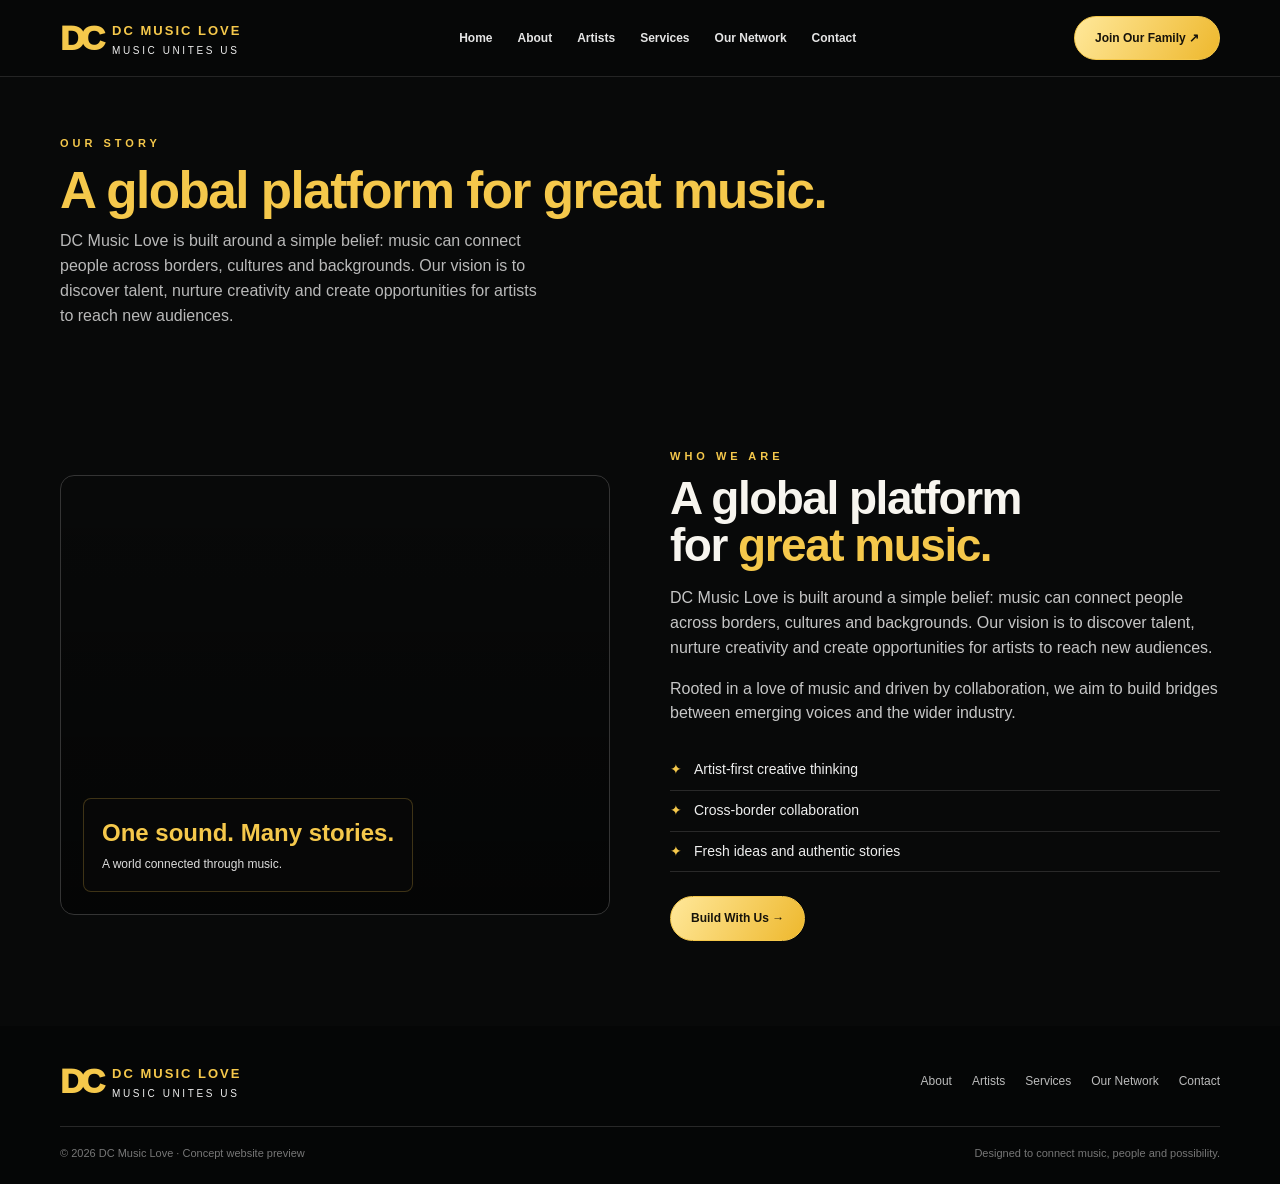
<file: about.html>
<!doctype html>
<html lang="en">
<head>
<meta charset="utf-8">
<meta name="viewport" content="width=device-width, initial-scale=1">
<meta name="theme-color" content="#090909">
<meta name="description" content="DC Music Love — artist development, music production, distribution and creative collaborations.">
<title>About DC Music Love</title>
<link rel="stylesheet" href="style.css">
</head>
<body><header>
  <div class="wrap nav">
    <a class="brand" href="index.html" aria-label="DC Music Love home"><span class="mark">DC</span><span><b>DC MUSIC LOVE</b><small>Music Unites Us</small></span></a>
    <nav class="links" id="navlinks" aria-label="Main navigation">
      <a href="index.html">Home</a><a href="about.html">About</a><a href="artists.html">Artists</a><a href="services.html">Services</a><a href="network.html">Our Network</a><a href="contact.html">Contact</a>
    </nav>
    <button class="pill" onclick="openModal()">Join Our Family ↗</button>
    <button class="menu" onclick="document.getElementById('navlinks').classList.toggle('open')" aria-label="Toggle menu">☰</button>
  </div>
</header><main><section class="section" style="padding:58px 0 35px"><div class="wrap"><div class="eyebrow">Our Story</div><h2 style="font-size:clamp(32px,4vw,52px);margin:12px 0"><span class="gold">A global platform for great music.</span></h2><p class="section-intro">DC Music Love is built around a simple belief: music can connect people across borders, cultures and backgrounds. Our vision is to discover talent, nurture creativity and create opportunities for artists to reach new audiences.</p></div></section><section class="section" id="about"><div class="wrap about-grid">
 <div class="about-image"><div class="image-stamp"><strong>One sound. Many stories.</strong><span style="font-size:12px;color:#ddd">A world connected through music.</span></div></div>
 <div class="about-copy"><div class="eyebrow">Who we are</div><h2>A global platform<br>for <span class="gold">great music.</span></h2>
 <p>DC Music Love is built around a simple belief: music can connect people across borders, cultures and backgrounds. Our vision is to discover talent, nurture creativity and create opportunities for artists to reach new audiences.</p>
 <p>Rooted in a love of music and driven by collaboration, we aim to build bridges between emerging voices and the wider industry.</p>
 <ul class="checklist"><li>Artist-first creative thinking</li><li>Cross-border collaboration</li><li>Fresh ideas and authentic stories</li></ul>
 <a class="pill" href="#contact">Build With Us →</a>
 </div>
</div></section></main><footer><div class="wrap"><div class="footer-top"><a class="brand" href="index.html"><span class="mark">DC</span><span><b>DC MUSIC LOVE</b><small>Music Unites Us</small></span></a><div class="footer-links"><a href="#about">About</a><a href="#artists">Artists</a><a href="#services">Services</a><a href="#network">Our Network</a><a href="#contact">Contact</a></div></div><div class="footer-bottom"><span>© <span id="year"></span> DC Music Love · Concept website preview</span><span>Designed to connect music, people and possibility.</span></div></div></footer><div class="modal" id="contactModal" role="dialog" aria-modal="true" aria-labelledby="modalTitle"><div class="modal-card"><button class="close" onclick="closeModal()" aria-label="Close">×</button><div class="eyebrow">Let's connect</div><h2 id="modalTitle">Start a conversation.</h2><p>This demo form is a visual preview. Before launch, connect it to the company's approved email or contact system.</p><form id="demoForm"><label for="name">Your name</label><input id="name" required placeholder="Name"><label for="email">Email address</label><input id="email" type="email" required placeholder="you@example.com"><label for="interest">I'm interested in</label><select id="interest"><option>Artist opportunities</option><option>Production or distribution</option><option>Brand partnership</option><option>Events and collaboration</option><option>Other</option></select><label for="message">Tell us a little more</label><textarea id="message" placeholder="What would you like to create?"></textarea><div class="modal-actions"><button class="pill" type="submit">Prepare enquiry ↗</button><button class="pill outline" type="button" onclick="closeModal()">Cancel</button></div><p id="formNote" style="font-size:12px;margin-bottom:0"></p></form></div></div>
<script src="script.js" defer></script></body></html>
</file>
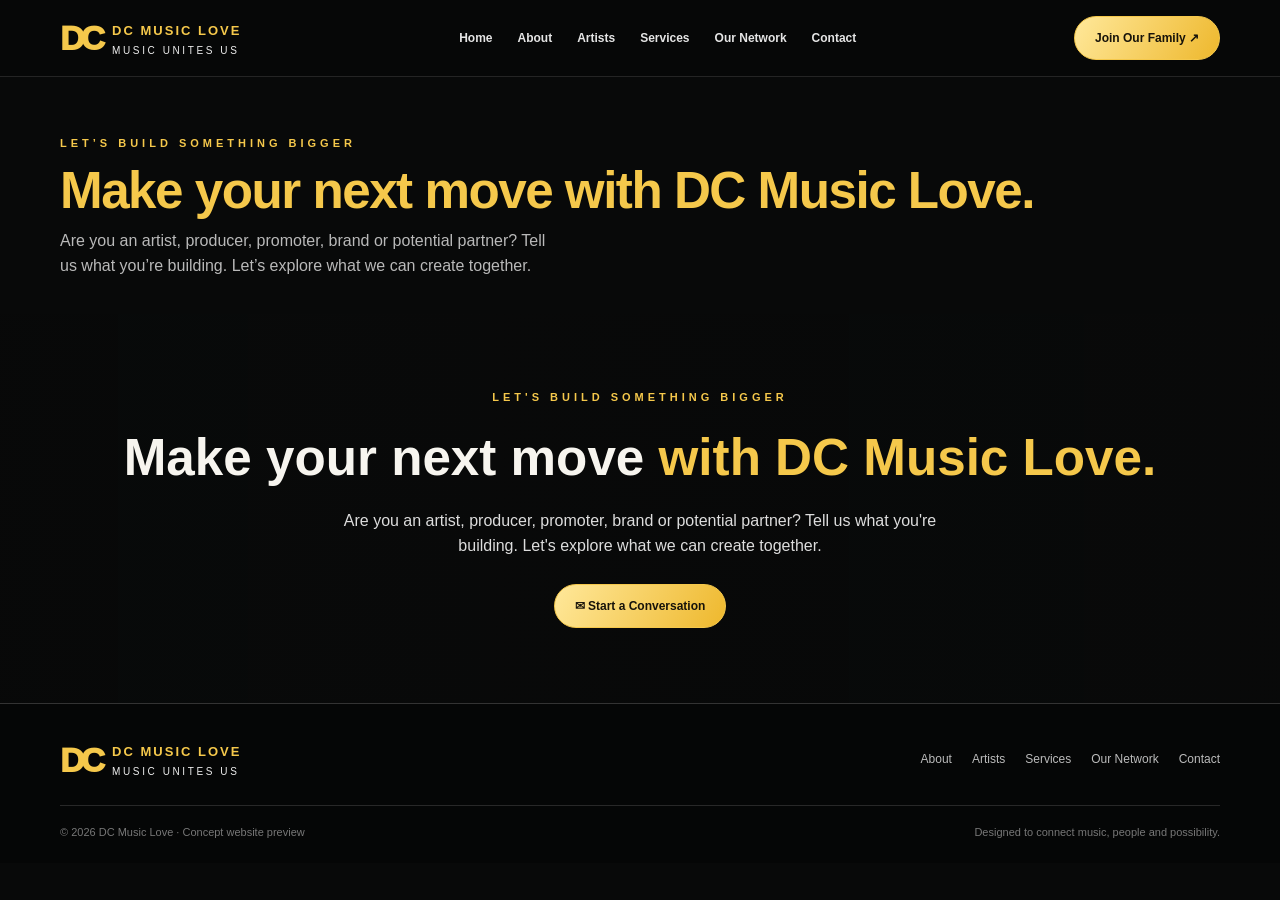
<file: contact.html>
<!doctype html>
<html lang="en">
<head>
<meta charset="utf-8">
<meta name="viewport" content="width=device-width, initial-scale=1">
<meta name="theme-color" content="#090909">
<meta name="description" content="DC Music Love — artist development, music production, distribution and creative collaborations.">
<title>Contact | DC Music Love</title>
<link rel="stylesheet" href="style.css">
</head>
<body><header>
  <div class="wrap nav">
    <a class="brand" href="index.html" aria-label="DC Music Love home"><span class="mark">DC</span><span><b>DC MUSIC LOVE</b><small>Music Unites Us</small></span></a>
    <nav class="links" id="navlinks" aria-label="Main navigation">
      <a href="index.html">Home</a><a href="about.html">About</a><a href="artists.html">Artists</a><a href="services.html">Services</a><a href="network.html">Our Network</a><a href="contact.html">Contact</a>
    </nav>
    <button class="pill" onclick="openModal()">Join Our Family ↗</button>
    <button class="menu" onclick="document.getElementById('navlinks').classList.toggle('open')" aria-label="Toggle menu">☰</button>
  </div>
</header><main><section class="section" style="padding:58px 0 35px"><div class="wrap"><div class="eyebrow">Let’s build something bigger</div><h2 style="font-size:clamp(32px,4vw,52px);margin:12px 0"><span class="gold">Make your next move with DC Music Love.</span></h2><p class="section-intro">Are you an artist, producer, promoter, brand or potential partner? Tell us what you’re building. Let’s explore what we can create together.</p></div></section><section class="cta" id="contact"><div class="wrap"><div class="eyebrow">Let's build something bigger</div><h2>Make your next move <span class="gold">with DC Music Love.</span></h2><p>Are you an artist, producer, promoter, brand or potential partner? Tell us what you're building. Let's explore what we can create together.</p><button class="pill" onclick="openModal()">✉ Start a Conversation</button></div></section></main><footer><div class="wrap"><div class="footer-top"><a class="brand" href="index.html"><span class="mark">DC</span><span><b>DC MUSIC LOVE</b><small>Music Unites Us</small></span></a><div class="footer-links"><a href="#about">About</a><a href="#artists">Artists</a><a href="#services">Services</a><a href="#network">Our Network</a><a href="#contact">Contact</a></div></div><div class="footer-bottom"><span>© <span id="year"></span> DC Music Love · Concept website preview</span><span>Designed to connect music, people and possibility.</span></div></div></footer><div class="modal" id="contactModal" role="dialog" aria-modal="true" aria-labelledby="modalTitle"><div class="modal-card"><button class="close" onclick="closeModal()" aria-label="Close">×</button><div class="eyebrow">Let's connect</div><h2 id="modalTitle">Start a conversation.</h2><p>This demo form is a visual preview. Before launch, connect it to the company's approved email or contact system.</p><form id="demoForm"><label for="name">Your name</label><input id="name" required placeholder="Name"><label for="email">Email address</label><input id="email" type="email" required placeholder="you@example.com"><label for="interest">I'm interested in</label><select id="interest"><option>Artist opportunities</option><option>Production or distribution</option><option>Brand partnership</option><option>Events and collaboration</option><option>Other</option></select><label for="message">Tell us a little more</label><textarea id="message" placeholder="What would you like to create?"></textarea><div class="modal-actions"><button class="pill" type="submit">Prepare enquiry ↗</button><button class="pill outline" type="button" onclick="closeModal()">Cancel</button></div><p id="formNote" style="font-size:12px;margin-bottom:0"></p></form></div></div>
<script src="script.js" defer></script></body></html>
</file>
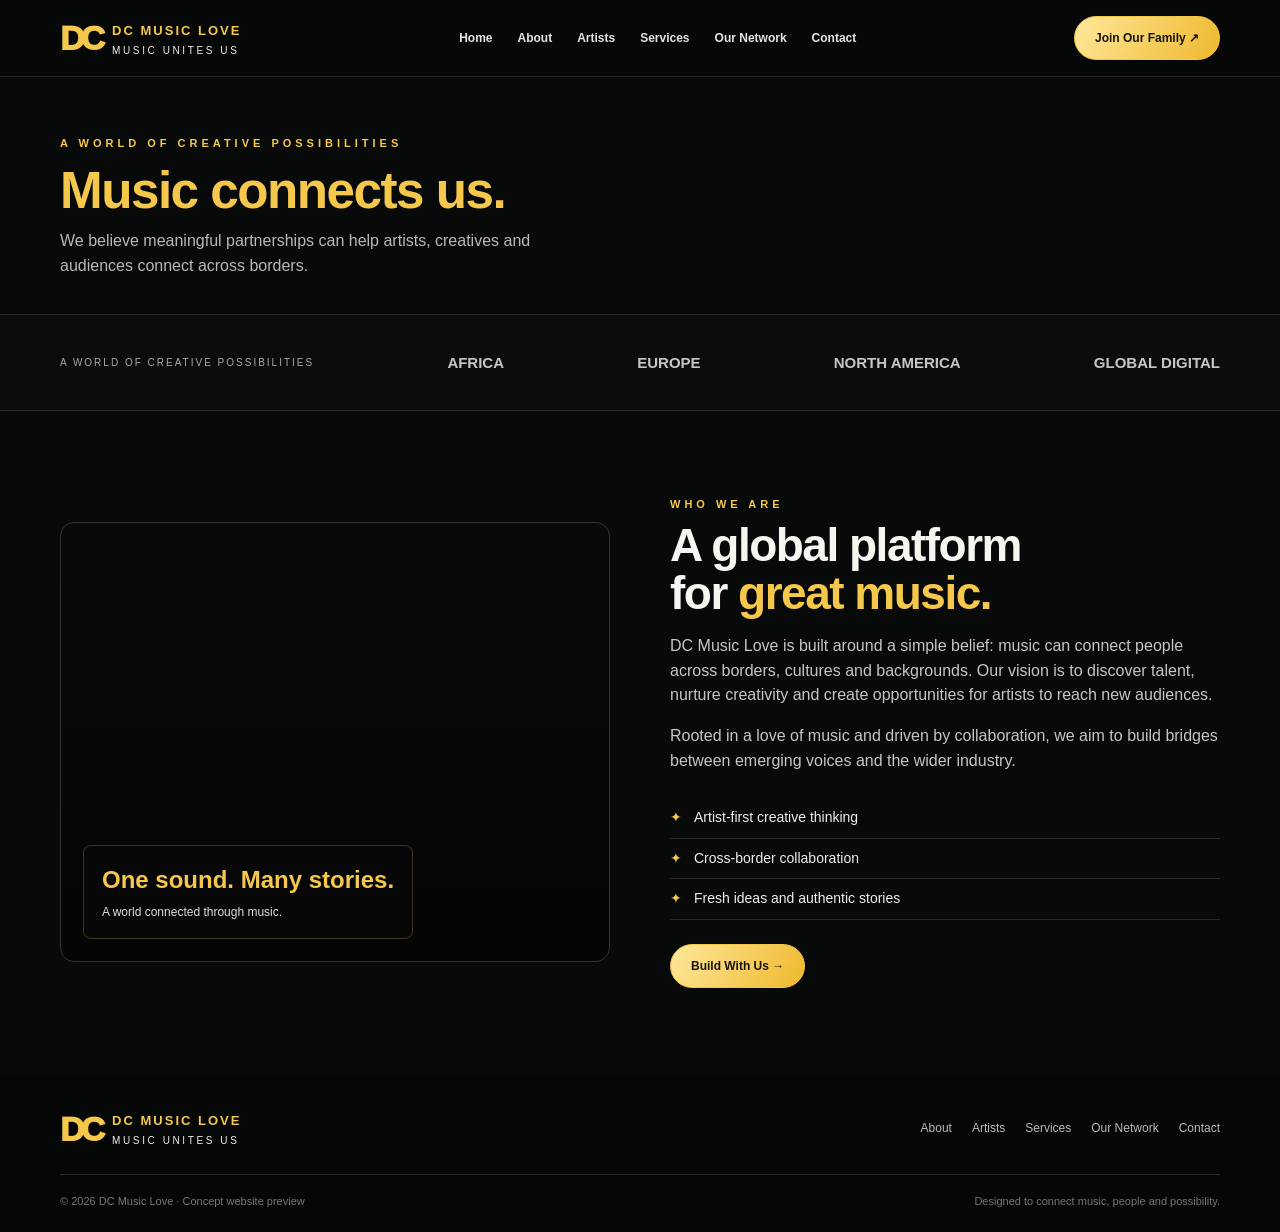
<file: network.html>
<!doctype html>
<html lang="en">
<head>
<meta charset="utf-8">
<meta name="viewport" content="width=device-width, initial-scale=1">
<meta name="theme-color" content="#090909">
<meta name="description" content="DC Music Love — artist development, music production, distribution and creative collaborations.">
<title>Our Network | DC Music Love</title>
<link rel="stylesheet" href="style.css">
</head>
<body><header>
  <div class="wrap nav">
    <a class="brand" href="index.html" aria-label="DC Music Love home"><span class="mark">DC</span><span><b>DC MUSIC LOVE</b><small>Music Unites Us</small></span></a>
    <nav class="links" id="navlinks" aria-label="Main navigation">
      <a href="index.html">Home</a><a href="about.html">About</a><a href="artists.html">Artists</a><a href="services.html">Services</a><a href="network.html">Our Network</a><a href="contact.html">Contact</a>
    </nav>
    <button class="pill" onclick="openModal()">Join Our Family ↗</button>
    <button class="menu" onclick="document.getElementById('navlinks').classList.toggle('open')" aria-label="Toggle menu">☰</button>
  </div>
</header><main><section class="section" style="padding:58px 0 35px"><div class="wrap"><div class="eyebrow">A world of creative possibilities</div><h2 style="font-size:clamp(32px,4vw,52px);margin:12px 0"><span class="gold">Music connects us.</span></h2><p class="section-intro">We believe meaningful partnerships can help artists, creatives and audiences connect across borders.</p></div></section><section class="network" id="network"><div class="wrap network-row"><span class="network-label">A world of creative possibilities</span><span class="network-name">AFRICA</span><span class="network-name">EUROPE</span><span class="network-name">NORTH AMERICA</span><span class="network-name">GLOBAL DIGITAL</span></div></section><section class="section" id="about"><div class="wrap about-grid">
 <div class="about-image"><div class="image-stamp"><strong>One sound. Many stories.</strong><span style="font-size:12px;color:#ddd">A world connected through music.</span></div></div>
 <div class="about-copy"><div class="eyebrow">Who we are</div><h2>A global platform<br>for <span class="gold">great music.</span></h2>
 <p>DC Music Love is built around a simple belief: music can connect people across borders, cultures and backgrounds. Our vision is to discover talent, nurture creativity and create opportunities for artists to reach new audiences.</p>
 <p>Rooted in a love of music and driven by collaboration, we aim to build bridges between emerging voices and the wider industry.</p>
 <ul class="checklist"><li>Artist-first creative thinking</li><li>Cross-border collaboration</li><li>Fresh ideas and authentic stories</li></ul>
 <a class="pill" href="#contact">Build With Us →</a>
 </div>
</div></section></main><footer><div class="wrap"><div class="footer-top"><a class="brand" href="index.html"><span class="mark">DC</span><span><b>DC MUSIC LOVE</b><small>Music Unites Us</small></span></a><div class="footer-links"><a href="#about">About</a><a href="#artists">Artists</a><a href="#services">Services</a><a href="#network">Our Network</a><a href="#contact">Contact</a></div></div><div class="footer-bottom"><span>© <span id="year"></span> DC Music Love · Concept website preview</span><span>Designed to connect music, people and possibility.</span></div></div></footer><div class="modal" id="contactModal" role="dialog" aria-modal="true" aria-labelledby="modalTitle"><div class="modal-card"><button class="close" onclick="closeModal()" aria-label="Close">×</button><div class="eyebrow">Let's connect</div><h2 id="modalTitle">Start a conversation.</h2><p>This demo form is a visual preview. Before launch, connect it to the company's approved email or contact system.</p><form id="demoForm"><label for="name">Your name</label><input id="name" required placeholder="Name"><label for="email">Email address</label><input id="email" type="email" required placeholder="you@example.com"><label for="interest">I'm interested in</label><select id="interest"><option>Artist opportunities</option><option>Production or distribution</option><option>Brand partnership</option><option>Events and collaboration</option><option>Other</option></select><label for="message">Tell us a little more</label><textarea id="message" placeholder="What would you like to create?"></textarea><div class="modal-actions"><button class="pill" type="submit">Prepare enquiry ↗</button><button class="pill outline" type="button" onclick="closeModal()">Cancel</button></div><p id="formNote" style="font-size:12px;margin-bottom:0"></p></form></div></div>
<script src="script.js" defer></script></body></html>
</file>
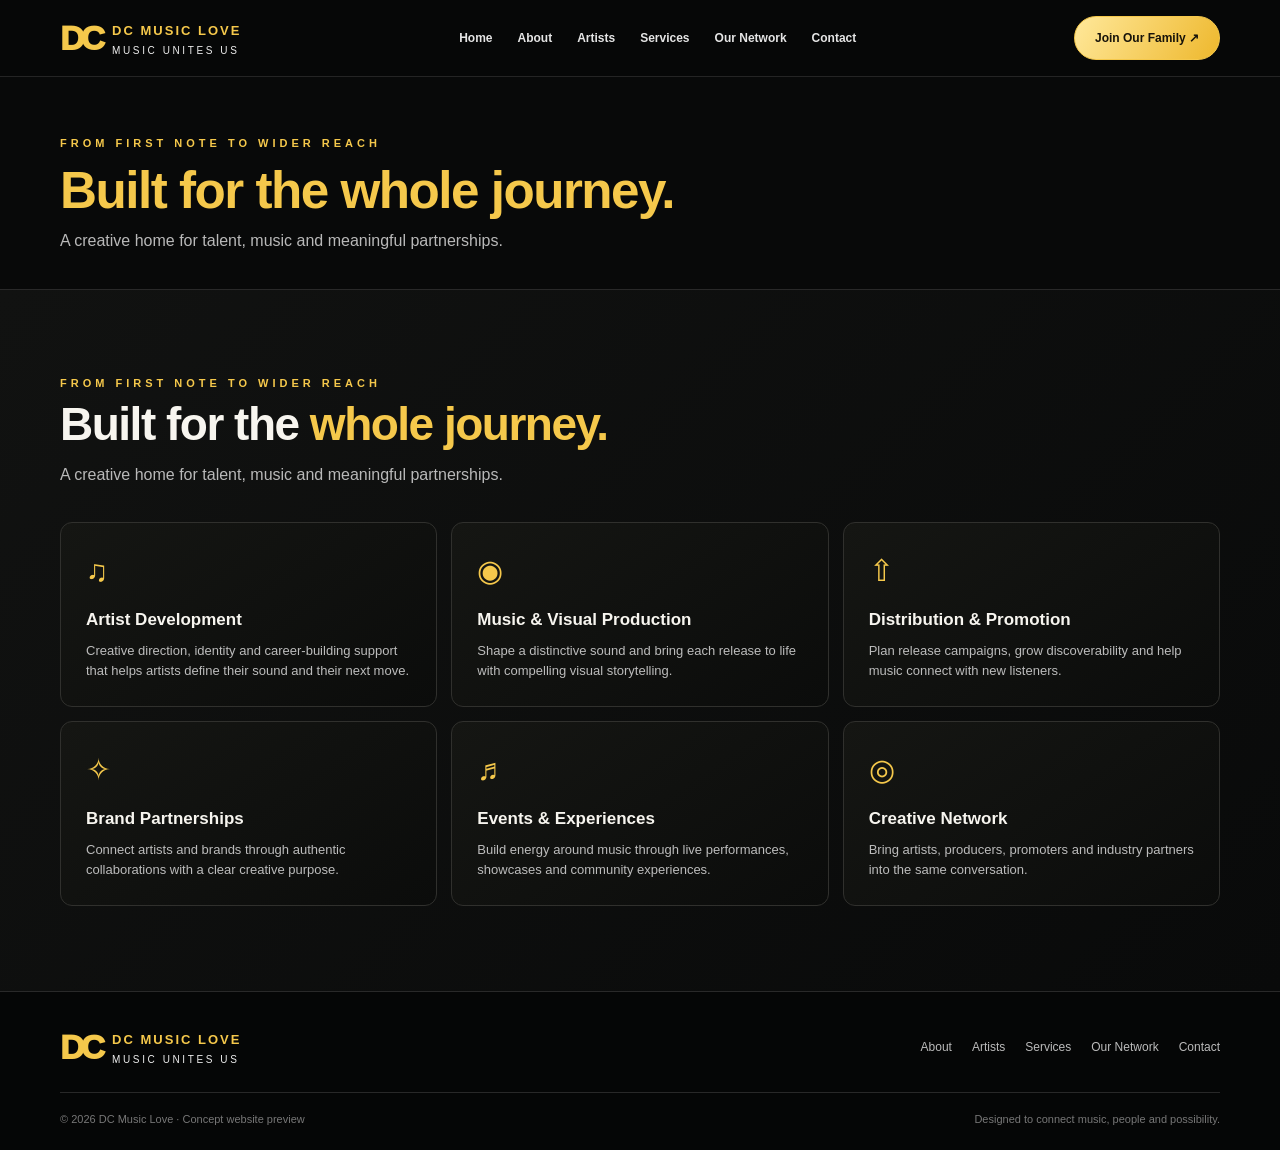
<file: services.html>
<!doctype html>
<html lang="en">
<head>
<meta charset="utf-8">
<meta name="viewport" content="width=device-width, initial-scale=1">
<meta name="theme-color" content="#090909">
<meta name="description" content="DC Music Love — artist development, music production, distribution and creative collaborations.">
<title>Services | DC Music Love</title>
<link rel="stylesheet" href="style.css">
</head>
<body><header>
  <div class="wrap nav">
    <a class="brand" href="index.html" aria-label="DC Music Love home"><span class="mark">DC</span><span><b>DC MUSIC LOVE</b><small>Music Unites Us</small></span></a>
    <nav class="links" id="navlinks" aria-label="Main navigation">
      <a href="index.html">Home</a><a href="about.html">About</a><a href="artists.html">Artists</a><a href="services.html">Services</a><a href="network.html">Our Network</a><a href="contact.html">Contact</a>
    </nav>
    <button class="pill" onclick="openModal()">Join Our Family ↗</button>
    <button class="menu" onclick="document.getElementById('navlinks').classList.toggle('open')" aria-label="Toggle menu">☰</button>
  </div>
</header><main><section class="section" style="padding:58px 0 35px"><div class="wrap"><div class="eyebrow">From first note to wider reach</div><h2 style="font-size:clamp(32px,4vw,52px);margin:12px 0"><span class="gold">Built for the whole journey.</span></h2><p class="section-intro">A creative home for talent, music and meaningful partnerships.</p></div></section><section class="section services" id="services"><div class="wrap">
 <div class="eyebrow">From first note to wider reach</div><h2>Built for the <span class="gold">whole journey.</span></h2><p class="section-intro" style="margin-top:14px">A creative home for talent, music and meaningful partnerships.</p>
 <div class="service-grid">
  <article class="service"><div class="symbol">♫</div><h3>Artist Development</h3><p>Creative direction, identity and career-building support that helps artists define their sound and their next move.</p></article>
  <article class="service"><div class="symbol">◉</div><h3>Music & Visual Production</h3><p>Shape a distinctive sound and bring each release to life with compelling visual storytelling.</p></article>
  <article class="service"><div class="symbol">⇧</div><h3>Distribution & Promotion</h3><p>Plan release campaigns, grow discoverability and help music connect with new listeners.</p></article>
  <article class="service"><div class="symbol">✧</div><h3>Brand Partnerships</h3><p>Connect artists and brands through authentic collaborations with a clear creative purpose.</p></article>
  <article class="service"><div class="symbol">♬</div><h3>Events & Experiences</h3><p>Build energy around music through live performances, showcases and community experiences.</p></article>
  <article class="service"><div class="symbol">◎</div><h3>Creative Network</h3><p>Bring artists, producers, promoters and industry partners into the same conversation.</p></article>
 </div>
</div></section></main><footer><div class="wrap"><div class="footer-top"><a class="brand" href="index.html"><span class="mark">DC</span><span><b>DC MUSIC LOVE</b><small>Music Unites Us</small></span></a><div class="footer-links"><a href="#about">About</a><a href="#artists">Artists</a><a href="#services">Services</a><a href="#network">Our Network</a><a href="#contact">Contact</a></div></div><div class="footer-bottom"><span>© <span id="year"></span> DC Music Love · Concept website preview</span><span>Designed to connect music, people and possibility.</span></div></div></footer><div class="modal" id="contactModal" role="dialog" aria-modal="true" aria-labelledby="modalTitle"><div class="modal-card"><button class="close" onclick="closeModal()" aria-label="Close">×</button><div class="eyebrow">Let's connect</div><h2 id="modalTitle">Start a conversation.</h2><p>This demo form is a visual preview. Before launch, connect it to the company's approved email or contact system.</p><form id="demoForm"><label for="name">Your name</label><input id="name" required placeholder="Name"><label for="email">Email address</label><input id="email" type="email" required placeholder="you@example.com"><label for="interest">I'm interested in</label><select id="interest"><option>Artist opportunities</option><option>Production or distribution</option><option>Brand partnership</option><option>Events and collaboration</option><option>Other</option></select><label for="message">Tell us a little more</label><textarea id="message" placeholder="What would you like to create?"></textarea><div class="modal-actions"><button class="pill" type="submit">Prepare enquiry ↗</button><button class="pill outline" type="button" onclick="closeModal()">Cancel</button></div><p id="formNote" style="font-size:12px;margin-bottom:0"></p></form></div></div>
<script src="script.js" defer></script></body></html>
</file>
<file: style.css>
:root{--gold:#f5c84b;--gold2:#ffe59a;--ink:#080909;--panel:#111211;--muted:#b9b9b9;--line:rgba(245,200,75,.23)}
*{box-sizing:border-box}html{scroll-behavior:smooth}body{margin:0;background:var(--ink);color:#f7f5ef;font-family:Inter,Arial,Helvetica,sans-serif;line-height:1.55}a{color:inherit;text-decoration:none}button{font:inherit}.wrap{width:min(1160px,91%);margin:auto}
header{position:sticky;top:0;z-index:20;background:rgba(7,8,8,.92);backdrop-filter:blur(16px);border-bottom:1px solid #242424}
.nav{height:76px;display:flex;align-items:center;justify-content:space-between;gap:24px}.brand{display:flex;align-items:center;gap:11px;min-width:max-content}.mark{font-size:34px;font-weight:950;letter-spacing:-4px;color:var(--gold);line-height:1}.brand small{display:block;font-size:10px;letter-spacing:2.6px;color:#eee;text-transform:uppercase}.brand b{font-size:13px;letter-spacing:2px;color:var(--gold);text-transform:uppercase}.links{display:flex;align-items:center;gap:25px;font-size:12px;font-weight:700;color:#e5e5e5}.links a:hover{color:var(--gold)}.pill{display:inline-flex;align-items:center;justify-content:center;gap:9px;border:1px solid var(--gold);background:linear-gradient(120deg,#ffe89a,#eeb82d);color:#17130a;padding:12px 20px;border-radius:999px;font-weight:800;font-size:12px;transition:.2s;cursor:pointer}.pill:hover{transform:translateY(-2px);box-shadow:0 8px 28px #f5c84b30}.outline{background:transparent;color:#fff;border-color:#777}.menu{display:none;background:none;color:white;border:1px solid #555;border-radius:8px;padding:8px 12px}
.hero{min-height:600px;display:flex;align-items:center;position:relative;overflow:hidden;border-bottom:1px solid #333;background:linear-gradient(90deg,#080909 0%,rgba(8,9,9,.94) 29%,rgba(8,9,9,.44) 63%,rgba(8,9,9,.12) 100%),url('https://images.unsplash.com/photo-1598387993281-cecf8b71a8f8?auto=format&fit=crop&w=2000&q=85') center 38%/cover}
.hero:after{content:"";position:absolute;inset:auto 0 0;height:100px;background:linear-gradient(transparent,var(--ink));pointer-events:none}.hero-inner{position:relative;z-index:1;padding:90px 0 105px;max-width:680px}.eyebrow{color:var(--gold);font-size:11px;font-weight:800;letter-spacing:4px;text-transform:uppercase}.hero h1{font-size:clamp(43px,6.5vw,78px);line-height:.98;letter-spacing:-2.8px;margin:18px 0 22px;text-transform:uppercase}.hero h1 span{display:block;color:var(--gold)}.hero p{max-width:480px;color:#ddd;font-size:16px}.actions{display:flex;gap:12px;flex-wrap:wrap;margin-top:28px}.hero-note{position:absolute;right:6%;bottom:110px;z-index:2;font-family:Georgia,serif;font-style:italic;font-size:clamp(25px,3vw,42px);line-height:.98;color:var(--gold);transform:rotate(-8deg);text-shadow:0 4px 25px #000}
.trust{border-bottom:1px solid #282828;background:#0b0c0c}.trust-grid{display:grid;grid-template-columns:repeat(5,1fr);padding:26px 0}.trust-item{text-align:center;padding:4px 14px;border-right:1px solid #383838}.trust-item:last-child{border:0}.symbol{font-size:26px;color:var(--gold);margin-bottom:4px}.trust-item b{display:block;font-size:13px}.trust-item small{display:block;color:#b8b8b8;font-size:11px;margin-top:5px}
section{scroll-margin-top:85px}.section{padding:85px 0}.section-head{display:flex;justify-content:space-between;align-items:end;gap:30px;margin-bottom:30px}.section h2{font-size:clamp(30px,4vw,46px);letter-spacing:-1.5px;line-height:1.04;margin:9px 0 0}.section-intro{color:var(--muted);max-width:490px;margin:0}.gold{color:var(--gold)}.artist-grid{display:grid;grid-template-columns:repeat(3,1fr);gap:18px}.artist{min-height:340px;position:relative;overflow:hidden;border:1px solid #2d2d2d;border-radius:13px;background:#171717}.artist img{width:100%;height:340px;object-fit:cover;display:block;transition:transform .5s;filter:saturate(.82)}.artist:hover img{transform:scale(1.045)}.artist:after{content:"";position:absolute;inset:0;background:linear-gradient(transparent 30%,rgba(0,0,0,.88))}.artist-info{position:absolute;z-index:1;left:20px;right:20px;bottom:18px}.artist-info h3{margin:0;font-size:23px;text-transform:uppercase}.artist-info p{font-size:12px;color:#ddd;margin:5px 0 0}.artist-tag{display:inline-block;border:1px solid #ffffff65;border-radius:99px;padding:4px 9px;font-size:10px;letter-spacing:1px;text-transform:uppercase;margin-bottom:9px}
.services{background:linear-gradient(135deg,#111211,#090a0a);border-block:1px solid #292929}.service-grid{display:grid;grid-template-columns:repeat(3,1fr);gap:14px;margin-top:34px}.service{padding:25px;border:1px solid #30302d;border-radius:12px;background:linear-gradient(145deg,#151613,#0b0c0b);transition:.2s}.service:hover{border-color:#b38b2b;transform:translateY(-3px)}.service .symbol{font-size:30px}.service h3{margin:13px 0 7px;font-size:17px}.service p{margin:0;color:#bcbcbc;font-size:13px}
.about-grid{display:grid;grid-template-columns:1fr 1fr;gap:60px;align-items:center}.about-image{height:440px;border-radius:14px;overflow:hidden;position:relative;background:linear-gradient(0deg,#0007,#0000),url('https://images.unsplash.com/photo-1501386761578-eac5c94b800a?auto=format&fit=crop&w=1100&q=85') center/cover;border:1px solid #343434}.image-stamp{position:absolute;bottom:22px;left:22px;background:#090909dc;border:1px solid var(--line);padding:15px 18px;border-radius:8px}.image-stamp strong{display:block;font-size:24px;color:var(--gold)}.about-copy p{color:#c6c6c6}.checklist{list-style:none;padding:0;margin:24px 0}.checklist li{padding:9px 0;border-bottom:1px solid #292929;color:#eee;font-size:14px}.checklist li:before{content:"✦";color:var(--gold);margin-right:12px}
.network{padding:36px 0;border-block:1px solid #292929;background:#0b0c0c}.network-row{display:flex;justify-content:space-between;align-items:center;gap:25px;flex-wrap:wrap}.network-label{color:#aaa;text-transform:uppercase;letter-spacing:2px;font-size:10px}.network-name{font-size:15px;font-weight:800;color:#c6c6c6}
.cta{padding:75px 0;text-align:center;background:linear-gradient(90deg,#080909d9,#080909a8),url('https://images.unsplash.com/photo-1470229722913-7c0e2dbbafd3?auto=format&fit=crop&w=1800&q=85') center 55%/cover;border-bottom:1px solid #333}.cta h2{font-size:clamp(32px,4vw,52px);margin:12px 0}.cta p{color:#ddd;max-width:600px;margin:0 auto 25px}
footer{padding:35px 0 22px;background:#050606}.footer-top{display:flex;justify-content:space-between;align-items:center;gap:30px;padding-bottom:25px;border-bottom:1px solid #282828}.footer-links{display:flex;gap:20px;flex-wrap:wrap;color:#bbb;font-size:12px}.footer-bottom{display:flex;justify-content:space-between;gap:20px;flex-wrap:wrap;color:#777;font-size:11px;padding-top:18px}
.modal{display:none;position:fixed;inset:0;z-index:40;background:#000c;align-items:center;justify-content:center;padding:20px}.modal.open{display:flex}.modal-card{width:min(520px,100%);background:#111;border:1px solid #5b4921;border-radius:15px;padding:28px;box-shadow:0 20px 80px #000}.modal-card h2{margin-top:0}.modal-card p{color:#bbb}.modal-card label{display:block;font-size:12px;color:#ddd;margin:12px 0 5px}.modal-card input,.modal-card textarea,.modal-card select{width:100%;padding:12px;border-radius:7px;border:1px solid #444;background:#090909;color:#fff}.modal-card textarea{min-height:90px;resize:vertical}.modal-actions{display:flex;gap:10px;margin-top:17px}.close{float:right;background:none;border:0;color:#fff;font-size:24px;cursor:pointer}
@media(max-width:850px){.links{gap:13px}.links a:nth-child(4),.links a:nth-child(5){display:none}.nav>.pill{display:none}.hero{min-height:540px}.hero-note{right:5%;bottom:40px}.about-grid{gap:28px}.trust-grid{grid-template-columns:repeat(3,1fr);row-gap:20px}.trust-item:nth-child(3){border:0}}
@media(max-width:620px){.nav{height:67px}.menu{display:block}.links{display:none;position:absolute;top:67px;left:0;right:0;padding:18px 5%;background:#090909;border-bottom:1px solid #333;flex-direction:column;align-items:flex-start}.links.open{display:flex}.links a:nth-child(4),.links a:nth-child(5){display:block}.hero{min-height:560px;background-position:58% center}.hero-inner{padding:70px 0 115px}.hero h1{letter-spacing:-1.6px}.hero p{font-size:14px}.hero-note{display:none}.trust-grid{grid-template-columns:repeat(2,1fr)}.trust-item:nth-child(2),.trust-item:nth-child(4){border-right:0}.trust-item:nth-child(3){border-right:1px solid #383838}.section{padding:60px 0}.section-head{display:block}.section-intro{margin-top:14px}.artist-grid,.service-grid,.about-grid{grid-template-columns:1fr}.artist,.artist img{height:360px}.about-image{height:310px}.network-row{justify-content:center}.network-label{width:100%;text-align:center}.footer-top{align-items:flex-start;flex-direction:column}.footer-links{gap:14px}}
</file>
